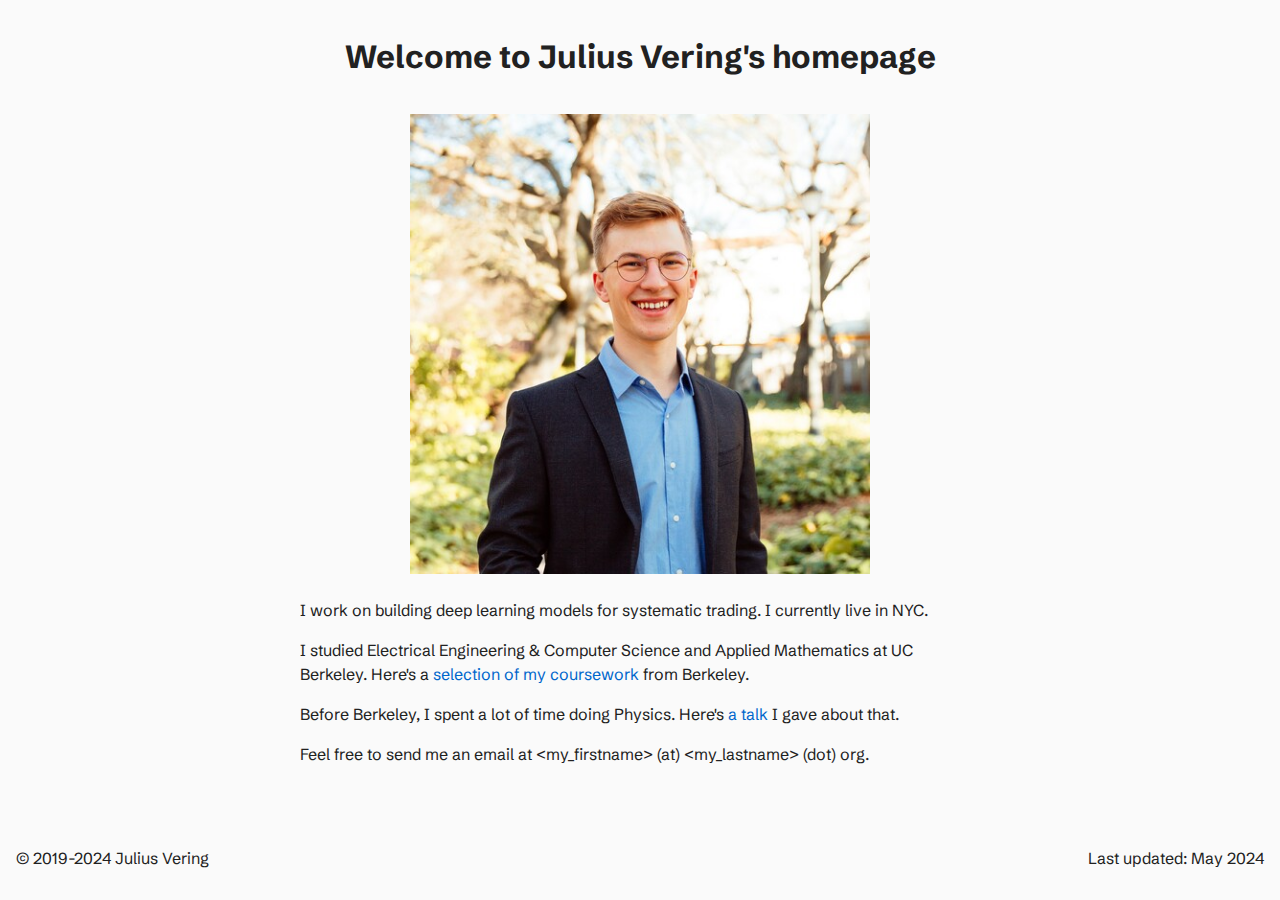
<file: index.html>
<!DOCTYPE html>
<html lang="en">

<head>
  <meta charset="UTF-8" />
  <title>Julius Vering</title>
  <meta name="viewport" content="width=device-width, initial-scale=1" />
  <meta name="description" content="Personal homepage of Julius Vering.">
  <link rel="preconnect" href="https://fonts.googleapis.com" />
  <link rel="preconnect" href="https://fonts.gstatic.com" crossorigin />
  <link href="https://fonts.googleapis.com/css2?family=Schibsted+Grotesk:wght@400;700&display=swap" rel="stylesheet" />

  <link rel="stylesheet" type="text/css" href="mystyle.css" />
</head>



<body>
  <header>
    <h1>Welcome to Julius Vering's homepage</h1>
  </header>
  <main>
    <div class="portrait-container">
      <picture>
        <source srcset="juliusvering_square_small.jpg" media="(max-width: 240px)">
        <source srcset="juliusvering_square_medium.jpg" media="(max-width: 360px)">
        <img src="juliusvering_square_large.jpg" alt="Portrait of Julius Vering" class="portrait">
      </picture>
    </div>

    <div class="main-text">
      <p>I work on building deep learning models for systematic trading. I currently live in NYC.</p>
      <p>I studied Electrical Engineering &amp; Computer Science and Applied Mathematics at UC Berkeley. Here's a <a
          href="transcript.html">selection of my coursework</a> from Berkeley.
      </p>
      <p>Before Berkeley, I spent a lot of time doing Physics. Here's <a
          href="https://www.youtube.com/watch?v=18DJ4HvxNfM">a talk</a> I gave about that.</p>
      <p> Feel free to send me an email at &lt;my_firstname&gt; (at) &lt;my_lastname&gt; (dot) org.
      </p>
    </div>
  </main>

  <footer>
    <div class="copyright">&copy; 2019-2024 Julius Vering</div>
    <div class="updated">Last updated: May 2024</div>
  </footer>

</body>

</html>
</file>
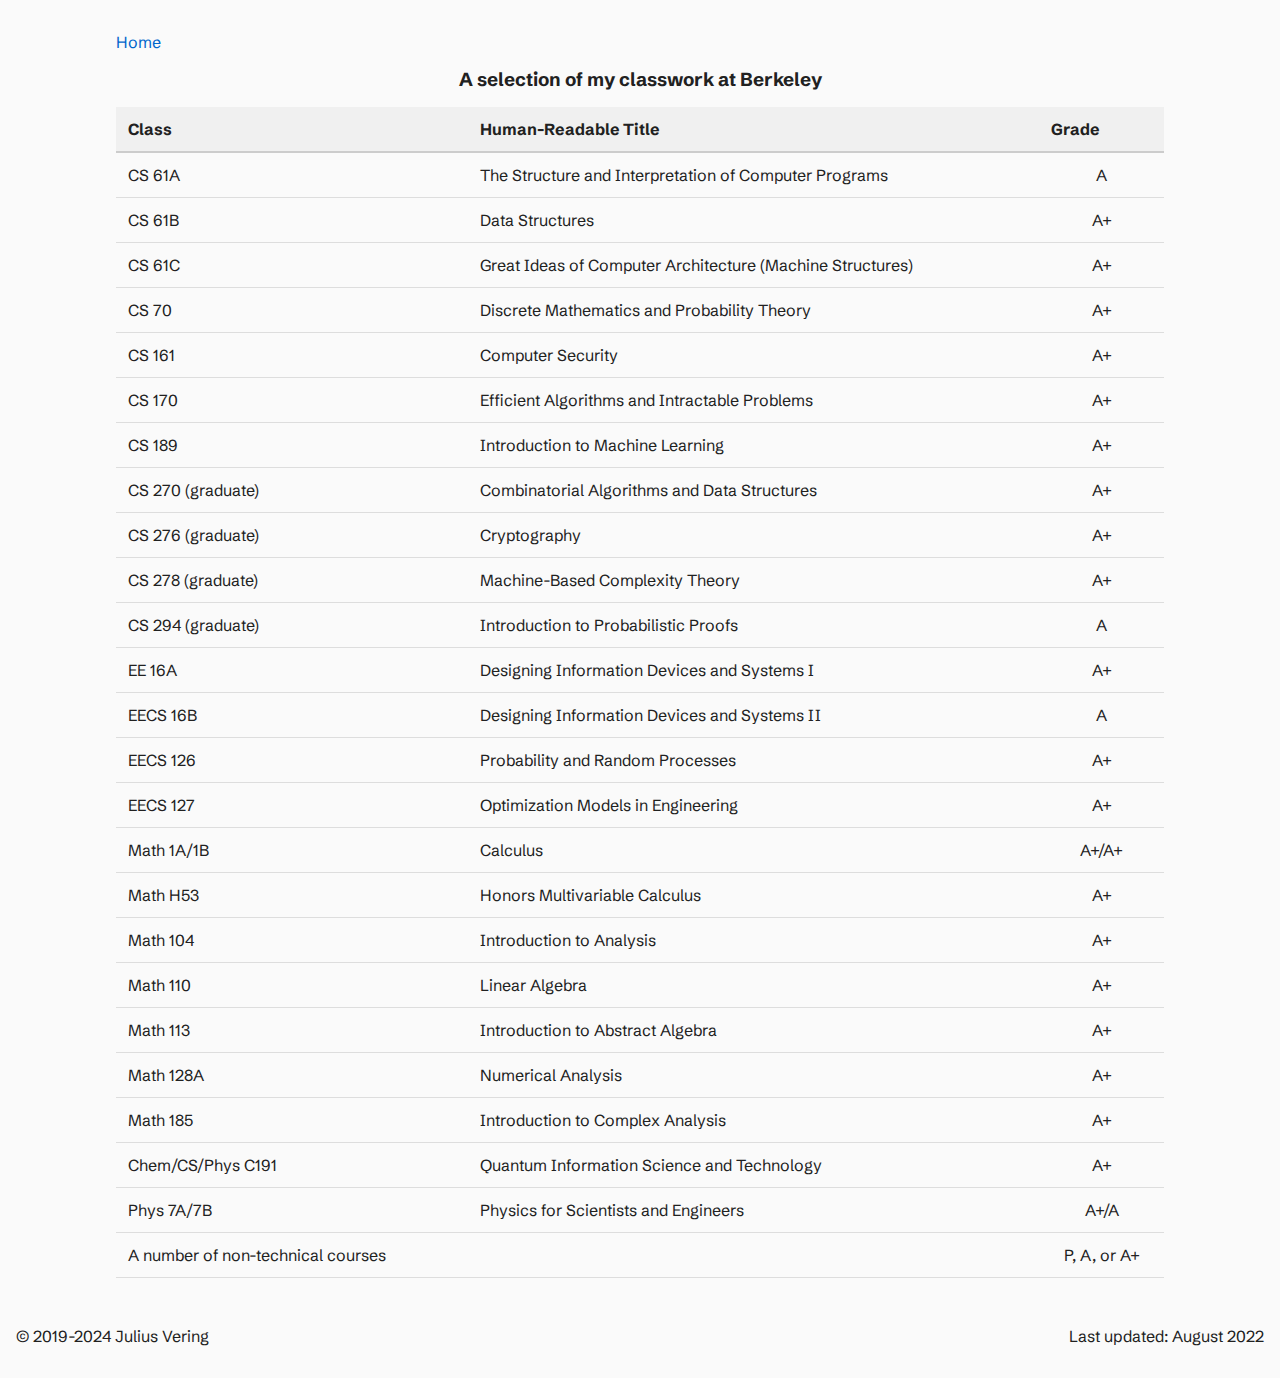
<file: transcript.html>
<!DOCTYPE html>
<html>

<head>
  <title>Julius Vering</title>
  <meta name="viewport" content="width=device-width, initial-scale=1" />
  <link rel="preconnect" href="https://fonts.googleapis.com" />
  <link rel="preconnect" href="https://fonts.gstatic.com" crossorigin />
  <link href="https://fonts.googleapis.com/css2?family=Schibsted+Grotesk:wght@400;700&display=swap" rel="stylesheet" />
  <link rel="stylesheet" type="text/css" href="mystyle.css" />
</head>



<body>
  <div class="wrapper">
    <p><a href="index.html">Home</a></p>
    <h3>A selection of my classwork at Berkeley</h3>
    <table>
      <thead>
        <tr>
          <th>Class</th>
          <th>Human-Readable Title</th>
          <th>Grade</th>
        </tr>
      </thead>
      <tbody>
        <tr>
          <td>CS 61A</td>
          <td>The Structure and Interpretation of Computer Programs</td>
          <td>A</td>
        </tr>
        <tr>
          <td>CS 61B</td>
          <td>Data Structures</td>
          <td>A+</td>
        </tr>
        <tr>
          <td>CS 61C</td>
          <td>Great Ideas of Computer Architecture (Machine Structures)</td>
          <td>A+</td>
        </tr>
        <tr>
          <td>CS 70</td>
          <td>Discrete Mathematics and Probability Theory</td>
          <td>A+</td>
        </tr>
        <tr>
          <td>CS 161</td>
          <td>Computer Security</td>
          <td>A+</td>
        </tr>
        <tr>
          <td>CS 170</td>
          <td>Efficient Algorithms and Intractable Problems</td>
          <td>A+</td>
        </tr>
        <tr>
          <td>CS 189</td>
          <td>Introduction to Machine Learning</td>
          <td>A+</td>
        </tr>
        <tr>
          <td>CS 270 (graduate)</td>
          <td>Combinatorial Algorithms and Data Structures</td>
          <td>A+</td>
        </tr>
        <tr>
          <td>CS 276 (graduate)</td>
          <td>Cryptography</td>
          <td>A+</td>
        </tr>
        <tr>
          <td>CS 278 (graduate)</td>
          <td>Machine-Based Complexity Theory</td>
          <td>A+</td>
        </tr>
        <tr>
          <td>CS 294 (graduate)</td>
          <td>Introduction to Probabilistic Proofs</td>
          <td>A</td>
        </tr>
        <tr>
          <td>EE 16A</td>
          <td>Designing Information Devices and Systems I</td>
          <td>A+</td>
        </tr>
        <tr>
          <td>EECS 16B</td>
          <td>Designing Information Devices and Systems II</td>
          <td>A</td>
        </tr>
        <tr>
          <td>EECS 126</td>
          <td>Probability and Random Processes</td>
          <td>A+</td>
        </tr>
        <tr>
          <td>EECS 127</td>
          <td>Optimization Models in Engineering</td>
          <td>A+</td>
        </tr>
        <tr>
          <td>Math 1A/1B</td>
          <td>Calculus</td>
          <td>A+/A+</td>
        </tr>
        <tr>
          <td>Math H53</td>
          <td>Honors Multivariable Calculus</td>
          <td>A+</td>
        </tr>
        <tr>
          <td>Math 104</td>
          <td>Introduction to Analysis</td>
          <td>A+</td>
        </tr>
        <tr>
          <td>Math 110</td>
          <td>Linear Algebra</td>
          <td>A+</td>
        </tr>
        <tr>
          <td>Math 113</td>
          <td>Introduction to Abstract Algebra</td>
          <td>A+</td>
        </tr>
        <tr>
          <td>Math 128A</td>
          <td>Numerical Analysis</td>
          <td>A+</td>
        </tr>
        <tr>
          <td>Math 185</td>
          <td>Introduction to Complex Analysis</td>
          <td>A+</td>
        </tr>
        <tr>
          <td>Chem/CS/Phys C191</td>
          <td>Quantum Information Science and Technology</td>
          <td>A+</td>
        </tr>
        <tr>
          <td>Phys 7A/7B</td>
          <td>Physics for Scientists and Engineers</td>
          <td>A+/A</td>
        </tr>
        <tr>
          <td>A number of non-technical courses</td>
          <td></td>
          <td>P, A, or A+</td>
        </tr>
      </tbody>
    </table>
  </div>

  <footer>
    <div class="copyright">&copy; 2019-2024 Julius Vering</div>
    <div class="updated">Last updated: August 2022</div>
  </footer>

</body>

</html>
</file>
<file: mystyle.css>
*,
*::before,
*::after {
  box-sizing: border-box;
}

html,
body {
  margin: 0;
  padding: 0;
  min-height: 100vh;
}

body {
  display: flex;
  flex-direction: column;
  color: #212121;
  background-color: #fafafa;
  font-family: "Schibsted Grotesk", Lucida Sans, sans-serif;
  font-optical-sizing: auto;
  font-weight: 400;
  font-style: normal;
}

header,
h3 {
  margin: 1rem 0;
}

header {
  text-align: center;
}

main {
  flex: 1;
  margin: 0 auto;
  max-width: 1080px;
  padding: 0 1rem;
}

a {
  color: #0066cc;
  text-decoration: none;
}

a:hover {
  text-decoration: underline;
}

a:focus {
  outline: 2px dashed #0066cc;
  outline-offset: 2px;
}

.main-text {
  max-width: 680px;
  margin: 0 auto;
}

.main-text p {
  line-height: 1.5;
}

.portrait-container {
  text-align: center;
  margin-bottom: 1.5rem;
}

img.portrait {
  width: 100%;
  max-width: 460px;
  aspect-ratio: 1 / 1;
  display: block;
  margin: 0 auto;
  height: auto;
}

footer {
  margin-top: auto;
  display: flex;
  justify-content: space-between;
  align-items: center;
  padding: 1rem;
  margin-bottom: 1rem;
}

/* Second page */
h3 {
  text-align: center;
  font-weight: 700;
}

.wrapper {
  flex: 1;
  margin: 0 auto;
  max-width: 1080px;
  width: 100%;
  padding: 1rem;
}

/* Table styling for second page */
table {
  width: 100%;
  border-collapse: collapse;
  margin: 1rem 0;
}

th {
  background: #f0f0f0;
  font-weight: 700;
  text-align: left;
  padding: 0.75rem;
  border-bottom: 2px solid #ccc;
}

td {
  padding: 0.75rem;
  border-bottom: 1px solid #ddd;
}

td:nth-child(3) {
  text-align: center;
}

tr:hover td {
  background: #f9f9f9;
}

/* Dark mode overrides */
@media (prefers-color-scheme: dark) {

  body {
    background-color: #1e1e1e;
    color: #f1f1f1;
  }

  a {
    color: #66c0ff;
  }

  table {
    background-color: #1e1e1e;
  }

  th {
    background-color: #2a2a2a;
    color: #ffffff;
  }

  tr:hover td {
    background-color: #2a2a2a;
  }

  .main-text p {
    color: #d0d0d0;
  }
}
</file>
